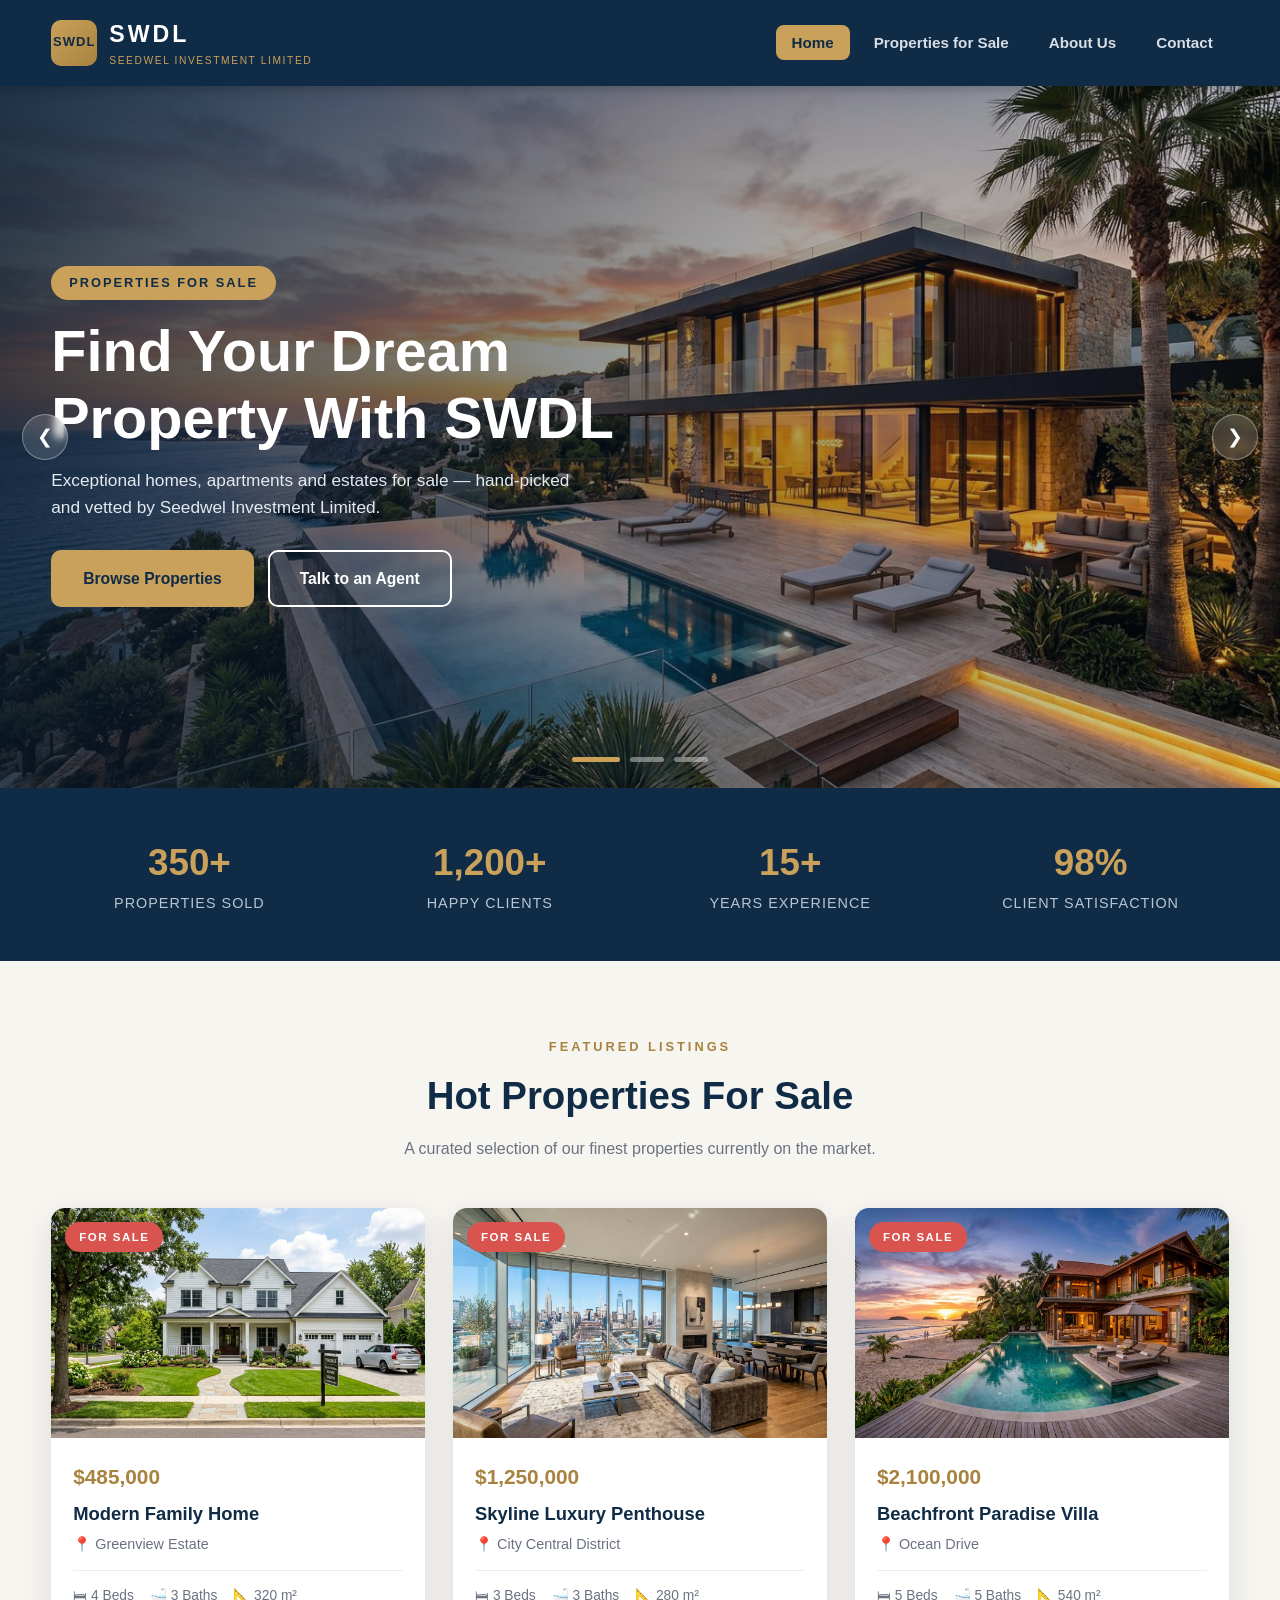
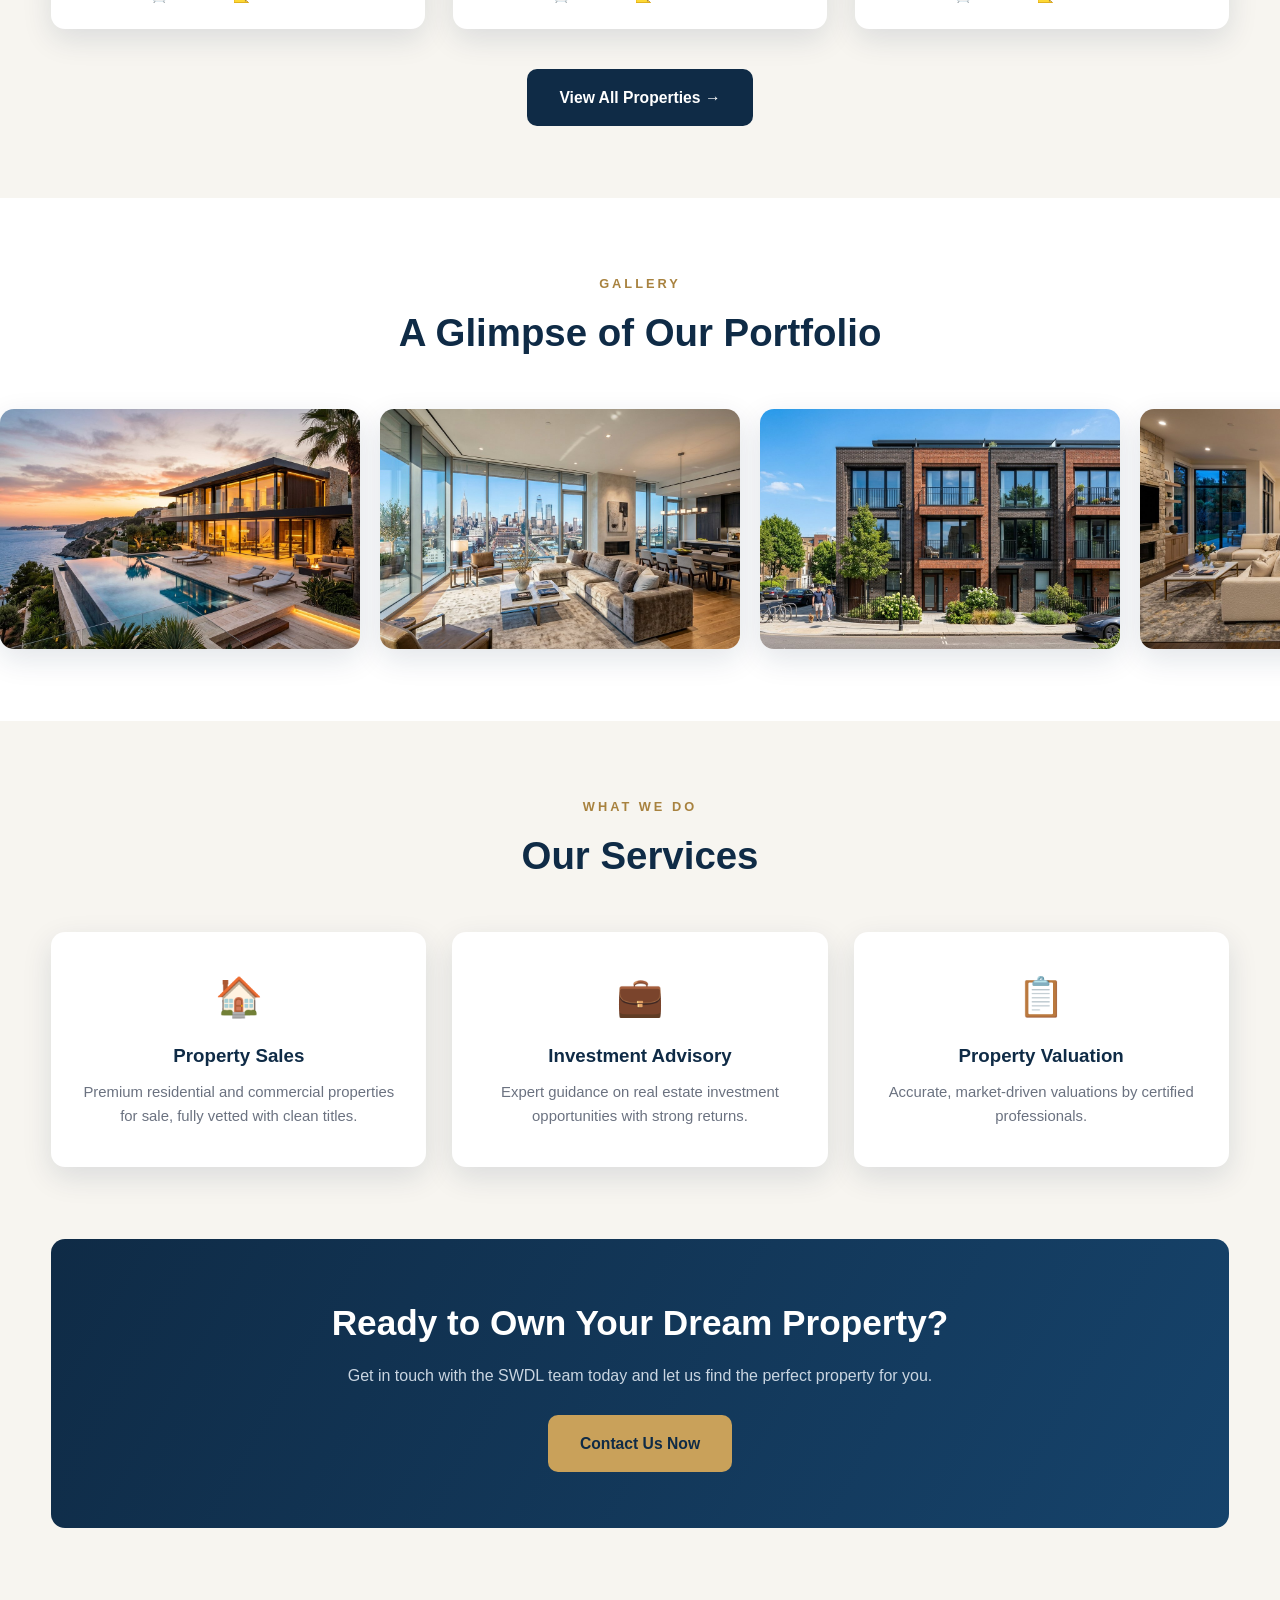
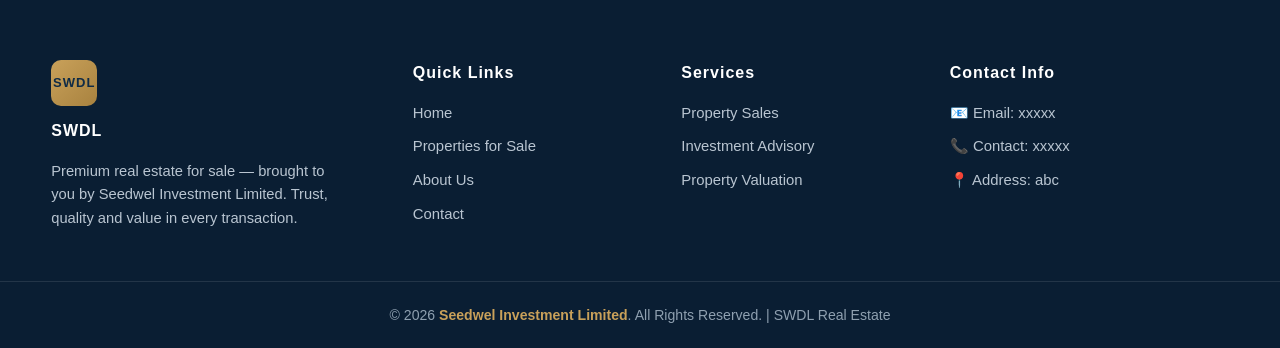
<file: index.html>
<!DOCTYPE html>
<html lang="en">
<head>
  <meta charset="UTF-8" />
  <meta name="viewport" content="width=device-width, initial-scale=1.0" />
  <title>SWDL — Premium Real Estate | Seedwel Investment Limited</title>
  <meta name="description" content="SWDL — premium properties for sale. A brand of Seedwel Investment Limited." />
  <link rel="stylesheet" href="css/style.css" />
</head>
<body>

  <!-- NAVBAR -->
  <header class="navbar">
    <div class="container nav-inner">
      <a href="index.html" class="brand">
        <span class="brand-logo">SWDL</span>
        <span>
          <div class="brand-name">SWDL</div>
          <div class="brand-sub">Seedwel Investment Limited</div>
        </span>
      </a>
      <button class="nav-toggle" aria-label="Menu">☰</button>
      <ul class="nav-links">
        <li><a href="index.html" class="active">Home</a></li>
        <li><a href="properties.html">Properties for Sale</a></li>
        <li><a href="about.html">About Us</a></li>
        <li><a href="contact.html">Contact</a></li>
      </ul>
    </div>
  </header>

  <!-- HERO SLIDER (auto-playing) -->
  <section class="hero">
    <div class="slide active" style="background-image:url('images/hero1.jpg')"></div>
    <div class="slide" style="background-image:url('images/hero2.jpg')"></div>
    <div class="slide" style="background-image:url('images/hero3.jpg')"></div>

    <div class="hero-content">
      <span class="hero-badge">Properties For Sale</span>
      <h1>Find Your Dream Property With SWDL</h1>
      <p>Exceptional homes, apartments and estates for sale — hand-picked and vetted by Seedwel Investment Limited.</p>
      <div class="hero-cta">
        <a href="properties.html" class="btn btn-gold">Browse Properties</a>
        <a href="contact.html" class="btn btn-outline">Talk to an Agent</a>
      </div>
    </div>

    <button class="hero-arrow prev" aria-label="Previous slide">❮</button>
    <button class="hero-arrow next" aria-label="Next slide">❯</button>
    <div class="hero-dots"></div>
  </section>

  <!-- STATS -->
  <div class="stats">
    <div class="container stats-grid">
      <div class="stat"><h3>350+</h3><p>Properties Sold</p></div>
      <div class="stat"><h3>1,200+</h3><p>Happy Clients</p></div>
      <div class="stat"><h3>15+</h3><p>Years Experience</p></div>
      <div class="stat"><h3>98%</h3><p>Client Satisfaction</p></div>
    </div>
  </div>

  <!-- FEATURED PROPERTIES -->
  <section>
    <div class="container">
      <div class="section-head">
        <span class="eyebrow">Featured Listings</span>
        <h2>Hot Properties For Sale</h2>
        <p>A curated selection of our finest properties currently on the market.</p>
      </div>
      <div class="grid-3">
        <div class="card">
          <div class="card-img"><span class="tag sale">For Sale</span><img src="images/prop1.jpg" alt="Modern family home for sale" /></div>
          <div class="card-body">
            <div class="price">$485,000</div>
            <h3>Modern Family Home</h3>
            <div class="loc">📍 Greenview Estate</div>
            <div class="features"><span>🛏 4 Beds</span><span>🛁 3 Baths</span><span>📐 320 m²</span></div>
          </div>
        </div>
        <div class="card">
          <div class="card-img"><span class="tag sale">For Sale</span><img src="images/prop2.jpg" alt="Luxury penthouse for sale" /></div>
          <div class="card-body">
            <div class="price">$1,250,000</div>
            <h3>Skyline Luxury Penthouse</h3>
            <div class="loc">📍 City Central District</div>
            <div class="features"><span>🛏 3 Beds</span><span>🛁 3 Baths</span><span>📐 280 m²</span></div>
          </div>
        </div>
        <div class="card">
          <div class="card-img"><span class="tag sale">For Sale</span><img src="images/prop3.jpg" alt="Beachfront villa for sale" /></div>
          <div class="card-body">
            <div class="price">$2,100,000</div>
            <h3>Beachfront Paradise Villa</h3>
            <div class="loc">📍 Ocean Drive</div>
            <div class="features"><span>🛏 5 Beds</span><span>🛁 5 Baths</span><span>📐 540 m²</span></div>
          </div>
        </div>
      </div>
      <div style="text-align:center; margin-top:40px;">
        <a href="properties.html" class="btn btn-navy">View All Properties →</a>
      </div>
    </div>
  </section>

  <!-- AUTO-SCROLLING GALLERY -->
  <section class="marquee-section">
    <div class="section-head">
      <span class="eyebrow">Gallery</span>
      <h2>A Glimpse of Our Portfolio</h2>
    </div>
    <div class="marquee">
      <img src="images/hero1.jpg" alt="Luxury villa" />
      <img src="images/prop2.jpg" alt="Penthouse interior" />
      <img src="images/prop4.jpg" alt="Townhouses" />
      <img src="images/prop5.jpg" alt="Luxury kitchen" />
      <img src="images/prop6.jpg" alt="Countryside estate" />
      <img src="images/hero2.jpg" alt="Contemporary mansion" />
      <!-- duplicated for seamless loop -->
      <img src="images/hero1.jpg" alt="" aria-hidden="true" />
      <img src="images/prop2.jpg" alt="" aria-hidden="true" />
      <img src="images/prop4.jpg" alt="" aria-hidden="true" />
      <img src="images/prop5.jpg" alt="" aria-hidden="true" />
      <img src="images/prop6.jpg" alt="" aria-hidden="true" />
      <img src="images/hero2.jpg" alt="" aria-hidden="true" />
    </div>
  </section>

  <!-- SERVICES -->
  <section>
    <div class="container">
      <div class="section-head">
        <span class="eyebrow">What We Do</span>
        <h2>Our Services</h2>
      </div>
      <div class="services-grid">
        <div class="service"><div class="icon">🏠</div><h3>Property Sales</h3><p>Premium residential and commercial properties for sale, fully vetted with clean titles.</p></div>
        <div class="service"><div class="icon">💼</div><h3>Investment Advisory</h3><p>Expert guidance on real estate investment opportunities with strong returns.</p></div>
        <div class="service"><div class="icon">📋</div><h3>Property Valuation</h3><p>Accurate, market-driven valuations by certified professionals.</p></div>
      </div>
    </div>
  </section>

  <!-- CTA -->
  <section style="padding-top:0;">
    <div class="container">
      <div class="cta-band">
        <h2>Ready to Own Your Dream Property?</h2>
        <p>Get in touch with the SWDL team today and let us find the perfect property for you.</p>
        <a href="contact.html" class="btn btn-gold">Contact Us Now</a>
      </div>
    </div>
  </section>

  <!-- FOOTER -->
  <footer>
    <div class="container footer-grid">
      <div class="footer-brand">
        <span class="brand-logo">SWDL</span>
        <h4>SWDL</h4>
        <p>Premium real estate for sale — brought to you by Seedwel Investment Limited. Trust, quality and value in every transaction.</p>
      </div>
      <div>
        <h4>Quick Links</h4>
        <ul>
          <li><a href="index.html">Home</a></li>
          <li><a href="properties.html">Properties for Sale</a></li>
          <li><a href="about.html">About Us</a></li>
          <li><a href="contact.html">Contact</a></li>
        </ul>
      </div>
      <div>
        <h4>Services</h4>
        <ul>
          <li>Property Sales</li>
          <li>Investment Advisory</li>
          <li>Property Valuation</li>
        </ul>
      </div>
      <div>
        <h4>Contact Info</h4>
        <ul>
          <li>📧 Email: xxxxx</li>
          <li>📞 Contact: xxxxx</li>
          <li>📍 Address: abc</li>
        </ul>
      </div>
    </div>
    <div class="copyright">
      © <span class="year"></span> <strong>Seedwel Investment Limited</strong>. All Rights Reserved. | SWDL Real Estate
    </div>
  </footer>

  <script src="js/main.js"></script>
</body>
</html>
</file>
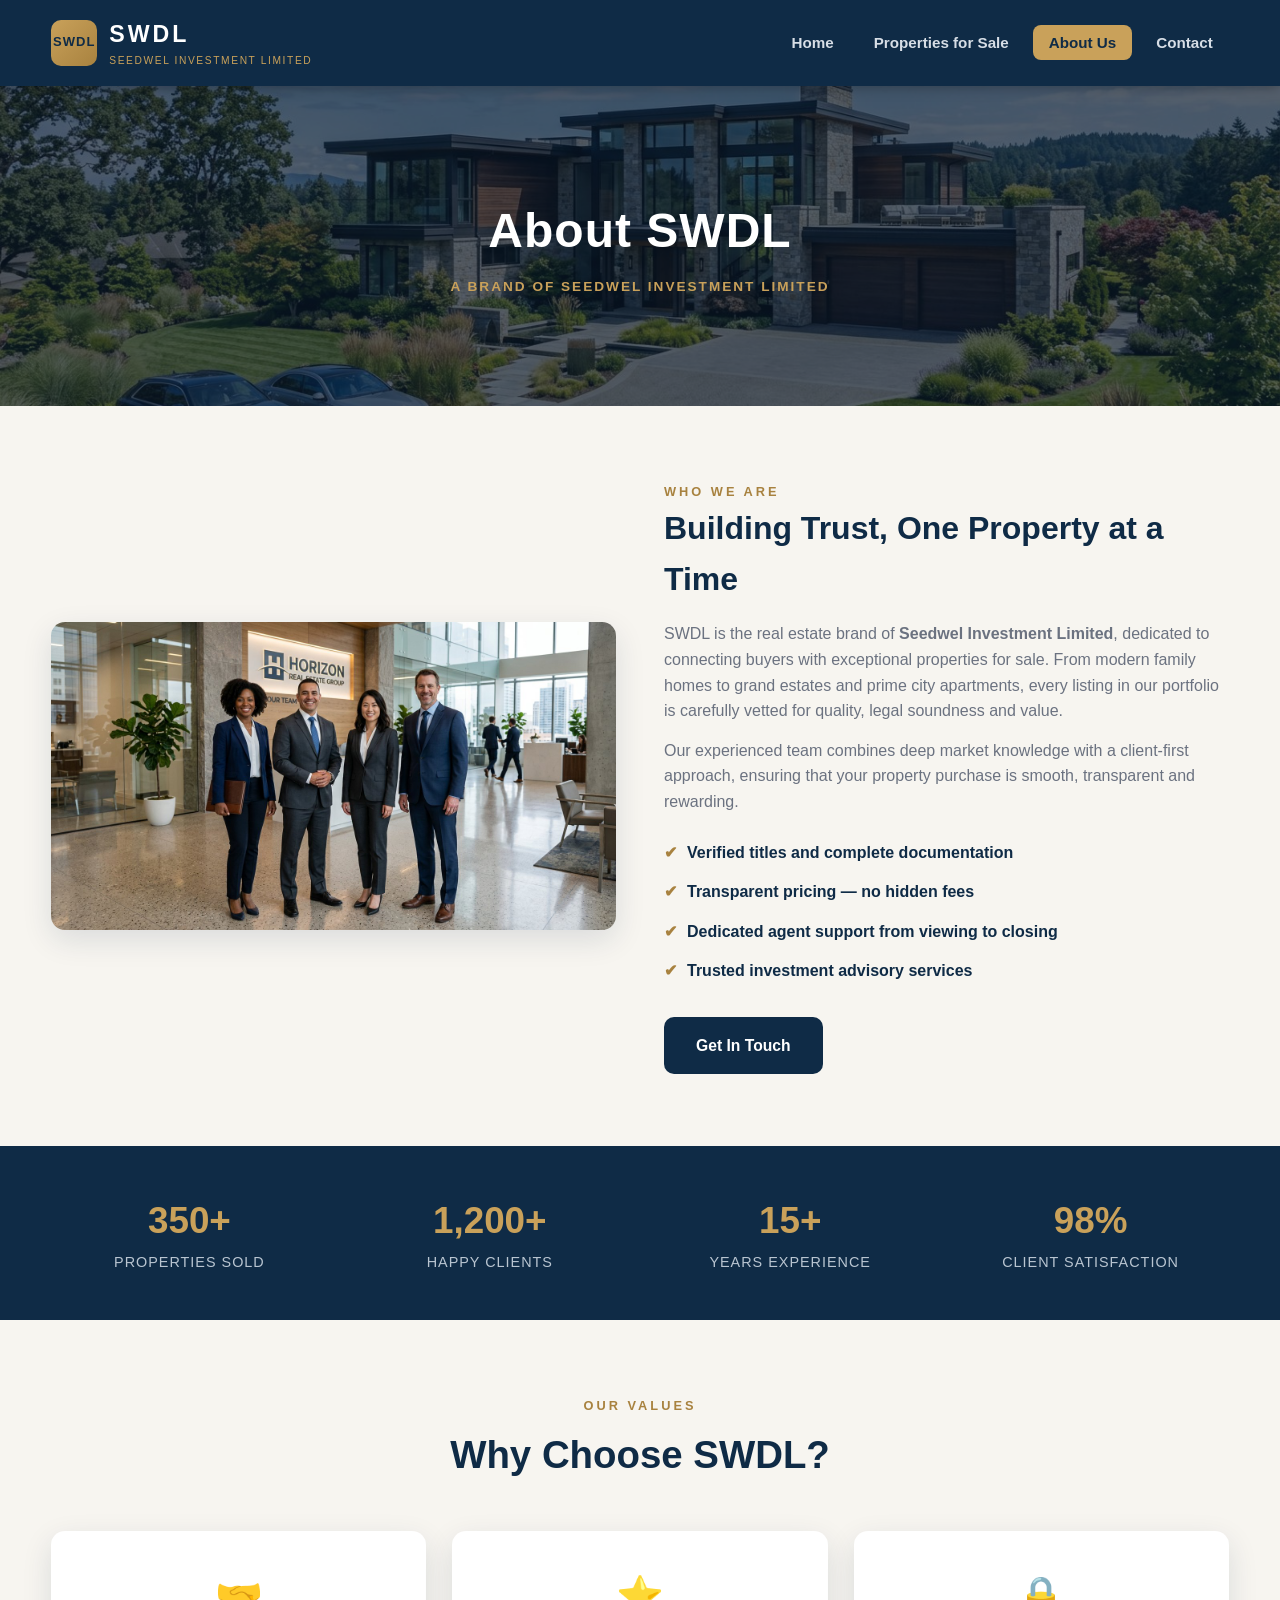
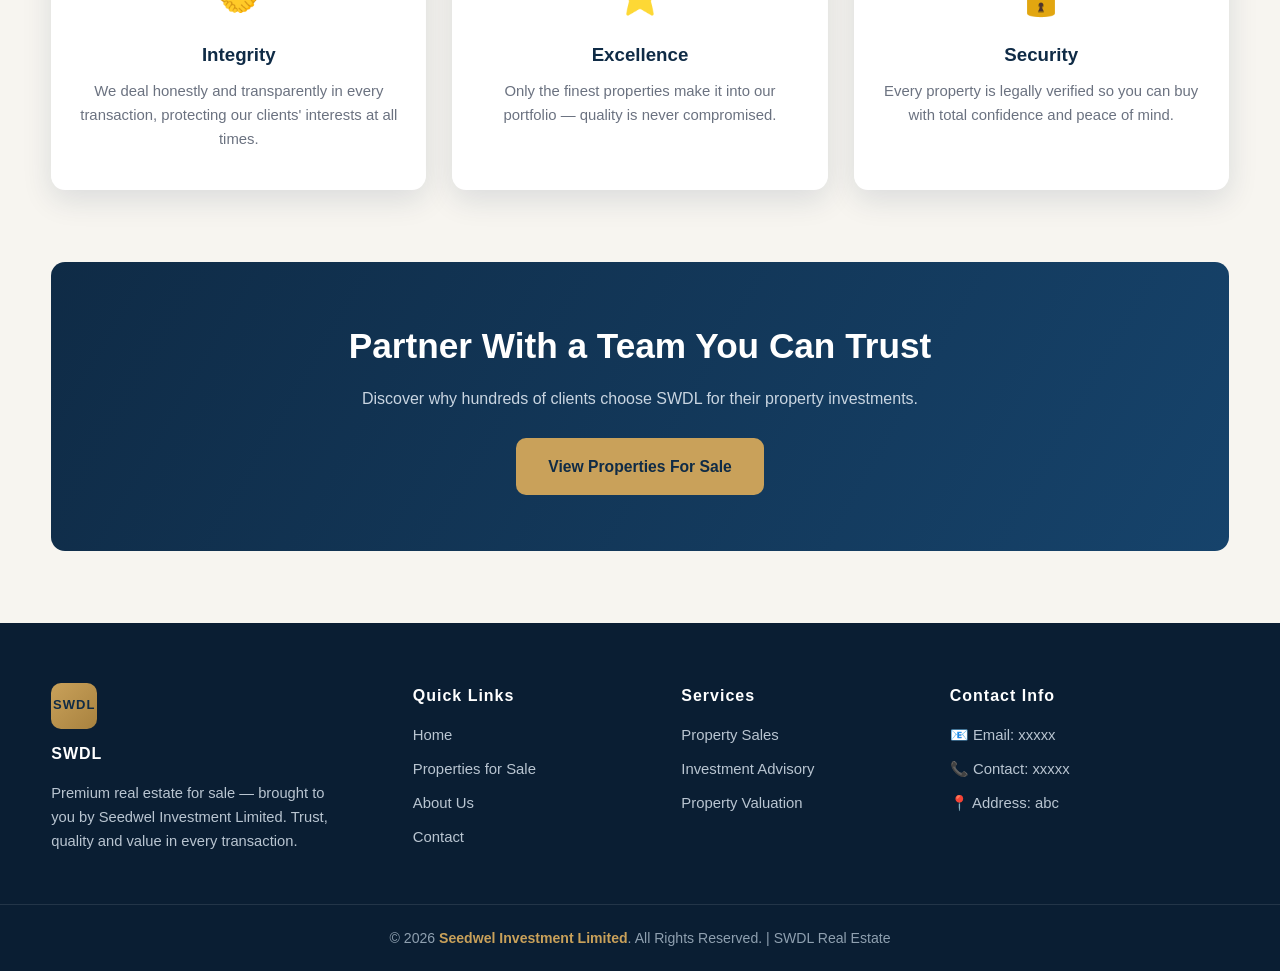
<file: about.html>
<!DOCTYPE html>
<html lang="en">
<head>
  <meta charset="UTF-8" />
  <meta name="viewport" content="width=device-width, initial-scale=1.0" />
  <title>About Us — SWDL | Seedwel Investment Limited</title>
  <link rel="stylesheet" href="css/style.css" />
</head>
<body>

  <header class="navbar">
    <div class="container nav-inner">
      <a href="index.html" class="brand">
        <span class="brand-logo">SWDL</span>
        <span>
          <div class="brand-name">SWDL</div>
          <div class="brand-sub">Seedwel Investment Limited</div>
        </span>
      </a>
      <button class="nav-toggle" aria-label="Menu">☰</button>
      <ul class="nav-links">
        <li><a href="index.html">Home</a></li>
        <li><a href="properties.html">Properties for Sale</a></li>
        <li><a href="about.html" class="active">About Us</a></li>
        <li><a href="contact.html">Contact</a></li>
      </ul>
    </div>
  </header>

  <div class="page-header" style="background-image:url('images/hero2.jpg')">
    <div>
      <h1>About SWDL</h1>
      <p>A Brand of Seedwel Investment Limited</p>
    </div>
  </div>

  <section>
    <div class="container split">
      <img src="images/about.jpg" alt="The SWDL team" />
      <div>
        <span class="eyebrow" style="color:var(--accent-dark);font-weight:800;letter-spacing:3px;text-transform:uppercase;font-size:.8rem;">Who We Are</span>
        <h2>Building Trust, One Property at a Time</h2>
        <p>SWDL is the real estate brand of <strong>Seedwel Investment Limited</strong>, dedicated to connecting buyers with exceptional properties for sale. From modern family homes to grand estates and prime city apartments, every listing in our portfolio is carefully vetted for quality, legal soundness and value.</p>
        <p>Our experienced team combines deep market knowledge with a client-first approach, ensuring that your property purchase is smooth, transparent and rewarding.</p>
        <ul class="checklist">
          <li>Verified titles and complete documentation</li>
          <li>Transparent pricing — no hidden fees</li>
          <li>Dedicated agent support from viewing to closing</li>
          <li>Trusted investment advisory services</li>
        </ul>
        <a href="contact.html" class="btn btn-navy">Get In Touch</a>
      </div>
    </div>
  </section>

  <div class="stats">
    <div class="container stats-grid">
      <div class="stat"><h3>350+</h3><p>Properties Sold</p></div>
      <div class="stat"><h3>1,200+</h3><p>Happy Clients</p></div>
      <div class="stat"><h3>15+</h3><p>Years Experience</p></div>
      <div class="stat"><h3>98%</h3><p>Client Satisfaction</p></div>
    </div>
  </div>

  <section>
    <div class="container">
      <div class="section-head">
        <span class="eyebrow">Our Values</span>
        <h2>Why Choose SWDL?</h2>
      </div>
      <div class="services-grid">
        <div class="service"><div class="icon">🤝</div><h3>Integrity</h3><p>We deal honestly and transparently in every transaction, protecting our clients' interests at all times.</p></div>
        <div class="service"><div class="icon">⭐</div><h3>Excellence</h3><p>Only the finest properties make it into our portfolio — quality is never compromised.</p></div>
        <div class="service"><div class="icon">🔒</div><h3>Security</h3><p>Every property is legally verified so you can buy with total confidence and peace of mind.</p></div>
      </div>
    </div>
  </section>

  <section style="padding-top:0;">
    <div class="container">
      <div class="cta-band">
        <h2>Partner With a Team You Can Trust</h2>
        <p>Discover why hundreds of clients choose SWDL for their property investments.</p>
        <a href="properties.html" class="btn btn-gold">View Properties For Sale</a>
      </div>
    </div>
  </section>

  <footer>
    <div class="container footer-grid">
      <div class="footer-brand">
        <span class="brand-logo">SWDL</span>
        <h4>SWDL</h4>
        <p>Premium real estate for sale — brought to you by Seedwel Investment Limited. Trust, quality and value in every transaction.</p>
      </div>
      <div>
        <h4>Quick Links</h4>
        <ul>
          <li><a href="index.html">Home</a></li>
          <li><a href="properties.html">Properties for Sale</a></li>
          <li><a href="about.html">About Us</a></li>
          <li><a href="contact.html">Contact</a></li>
        </ul>
      </div>
      <div>
        <h4>Services</h4>
        <ul>
          <li>Property Sales</li>
          <li>Investment Advisory</li>
          <li>Property Valuation</li>
        </ul>
      </div>
      <div>
        <h4>Contact Info</h4>
        <ul>
          <li>📧 Email: xxxxx</li>
          <li>📞 Contact: xxxxx</li>
          <li>📍 Address: abc</li>
        </ul>
      </div>
    </div>
    <div class="copyright">
      © <span class="year"></span> <strong>Seedwel Investment Limited</strong>. All Rights Reserved. | SWDL Real Estate
    </div>
  </footer>

  <script src="js/main.js"></script>
</body>
</html>
</file>
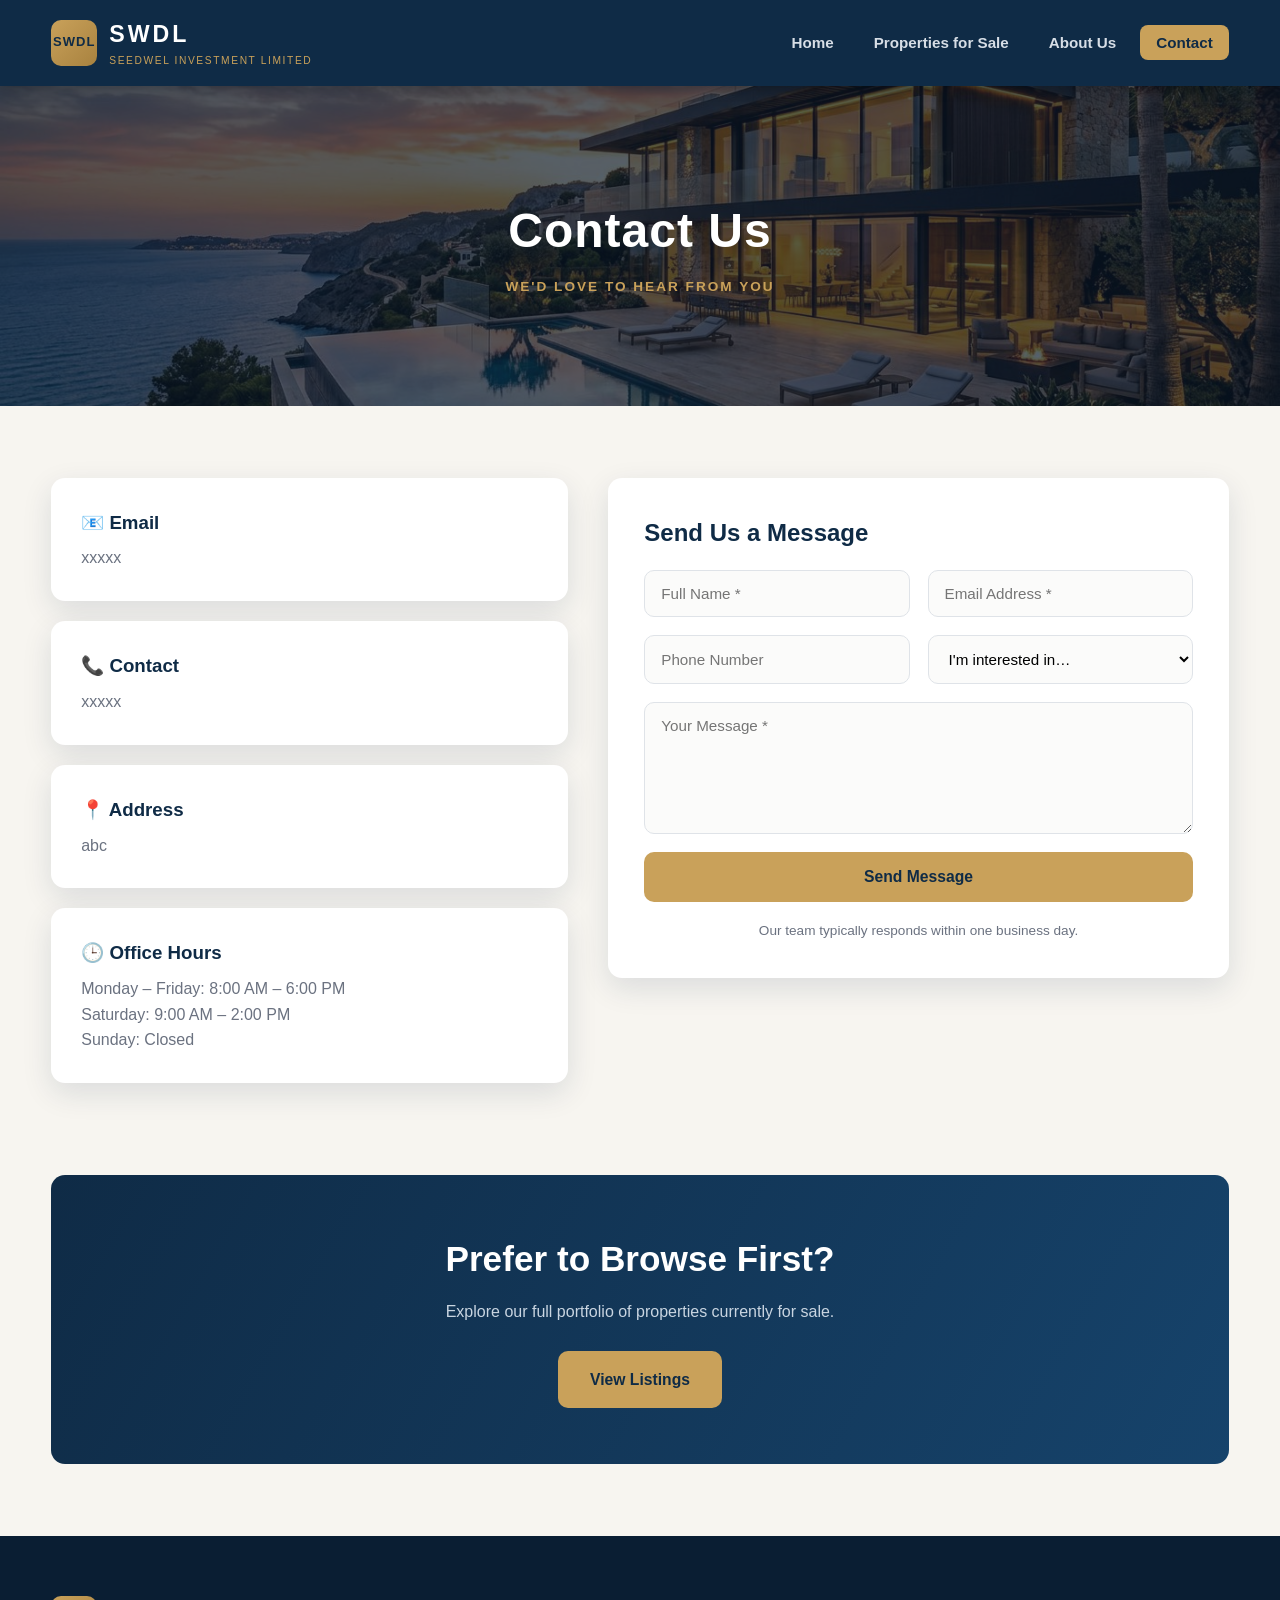
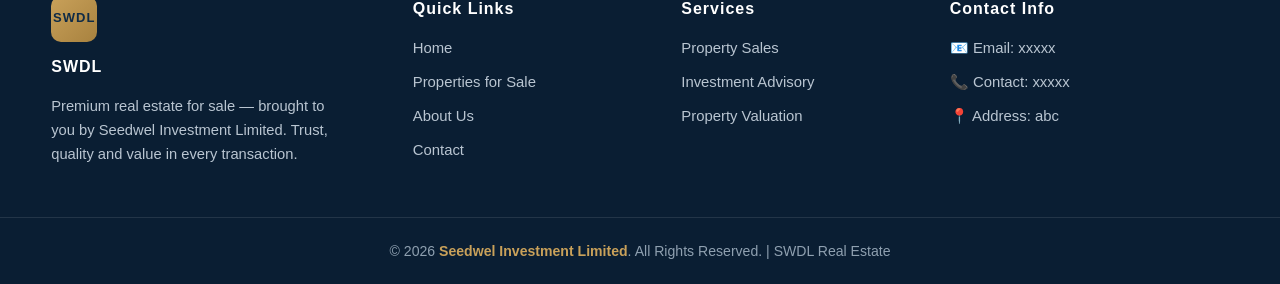
<file: contact.html>
<!DOCTYPE html>
<html lang="en">
<head>
  <meta charset="UTF-8" />
  <meta name="viewport" content="width=device-width, initial-scale=1.0" />
  <title>Contact Us — SWDL | Seedwel Investment Limited</title>
  <link rel="stylesheet" href="css/style.css" />
</head>
<body>

  <header class="navbar">
    <div class="container nav-inner">
      <a href="index.html" class="brand">
        <span class="brand-logo">SWDL</span>
        <span>
          <div class="brand-name">SWDL</div>
          <div class="brand-sub">Seedwel Investment Limited</div>
        </span>
      </a>
      <button class="nav-toggle" aria-label="Menu">☰</button>
      <ul class="nav-links">
        <li><a href="index.html">Home</a></li>
        <li><a href="properties.html">Properties for Sale</a></li>
        <li><a href="about.html">About Us</a></li>
        <li><a href="contact.html" class="active">Contact</a></li>
      </ul>
    </div>
  </header>

  <div class="page-header" style="background-image:url('images/hero1.jpg')">
    <div>
      <h1>Contact Us</h1>
      <p>We'd Love to Hear From You</p>
    </div>
  </div>

  <section>
    <div class="container contact-grid">
      <div>
        <div class="info-card">
          <h3>📧 Email</h3>
          <p>xxxxx</p>
        </div>
        <div class="info-card">
          <h3>📞 Contact</h3>
          <p>xxxxx</p>
        </div>
        <div class="info-card">
          <h3>📍 Address</h3>
          <p>abc</p>
        </div>
        <div class="info-card">
          <h3>🕒 Office Hours</h3>
          <p>Monday – Friday: 8:00 AM – 6:00 PM<br />Saturday: 9:00 AM – 2:00 PM<br />Sunday: Closed</p>
        </div>
      </div>

      <form class="contact-form">
        <h2 style="color:var(--primary);">Send Us a Message</h2>
        <div class="form-row">
          <input type="text" placeholder="Full Name *" required />
          <input type="email" placeholder="Email Address *" required />
        </div>
        <div class="form-row">
          <input type="tel" placeholder="Phone Number" />
          <select required>
            <option value="" disabled selected>I'm interested in…</option>
            <option>Buying a property</option>
            <option>Booking a viewing</option>
            <option>Investment advisory</option>
            <option>Property valuation</option>
            <option>Other</option>
          </select>
        </div>
        <textarea rows="6" placeholder="Your Message *" required></textarea>
        <button type="submit" class="btn btn-gold">Send Message</button>
        <p class="form-note">Our team typically responds within one business day.</p>
      </form>
    </div>
  </section>

  <section style="padding-top:0;">
    <div class="container">
      <div class="cta-band">
        <h2>Prefer to Browse First?</h2>
        <p>Explore our full portfolio of properties currently for sale.</p>
        <a href="properties.html" class="btn btn-gold">View Listings</a>
      </div>
    </div>
  </section>

  <footer>
    <div class="container footer-grid">
      <div class="footer-brand">
        <span class="brand-logo">SWDL</span>
        <h4>SWDL</h4>
        <p>Premium real estate for sale — brought to you by Seedwel Investment Limited. Trust, quality and value in every transaction.</p>
      </div>
      <div>
        <h4>Quick Links</h4>
        <ul>
          <li><a href="index.html">Home</a></li>
          <li><a href="properties.html">Properties for Sale</a></li>
          <li><a href="about.html">About Us</a></li>
          <li><a href="contact.html">Contact</a></li>
        </ul>
      </div>
      <div>
        <h4>Services</h4>
        <ul>
          <li>Property Sales</li>
          <li>Investment Advisory</li>
          <li>Property Valuation</li>
        </ul>
      </div>
      <div>
        <h4>Contact Info</h4>
        <ul>
          <li>📧 Email: xxxxx</li>
          <li>📞 Contact: xxxxx</li>
          <li>📍 Address: abc</li>
        </ul>
      </div>
    </div>
    <div class="copyright">
      © <span class="year"></span> <strong>Seedwel Investment Limited</strong>. All Rights Reserved. | SWDL Real Estate
    </div>
  </footer>

  <script src="js/main.js"></script>
</body>
</html>
</file>
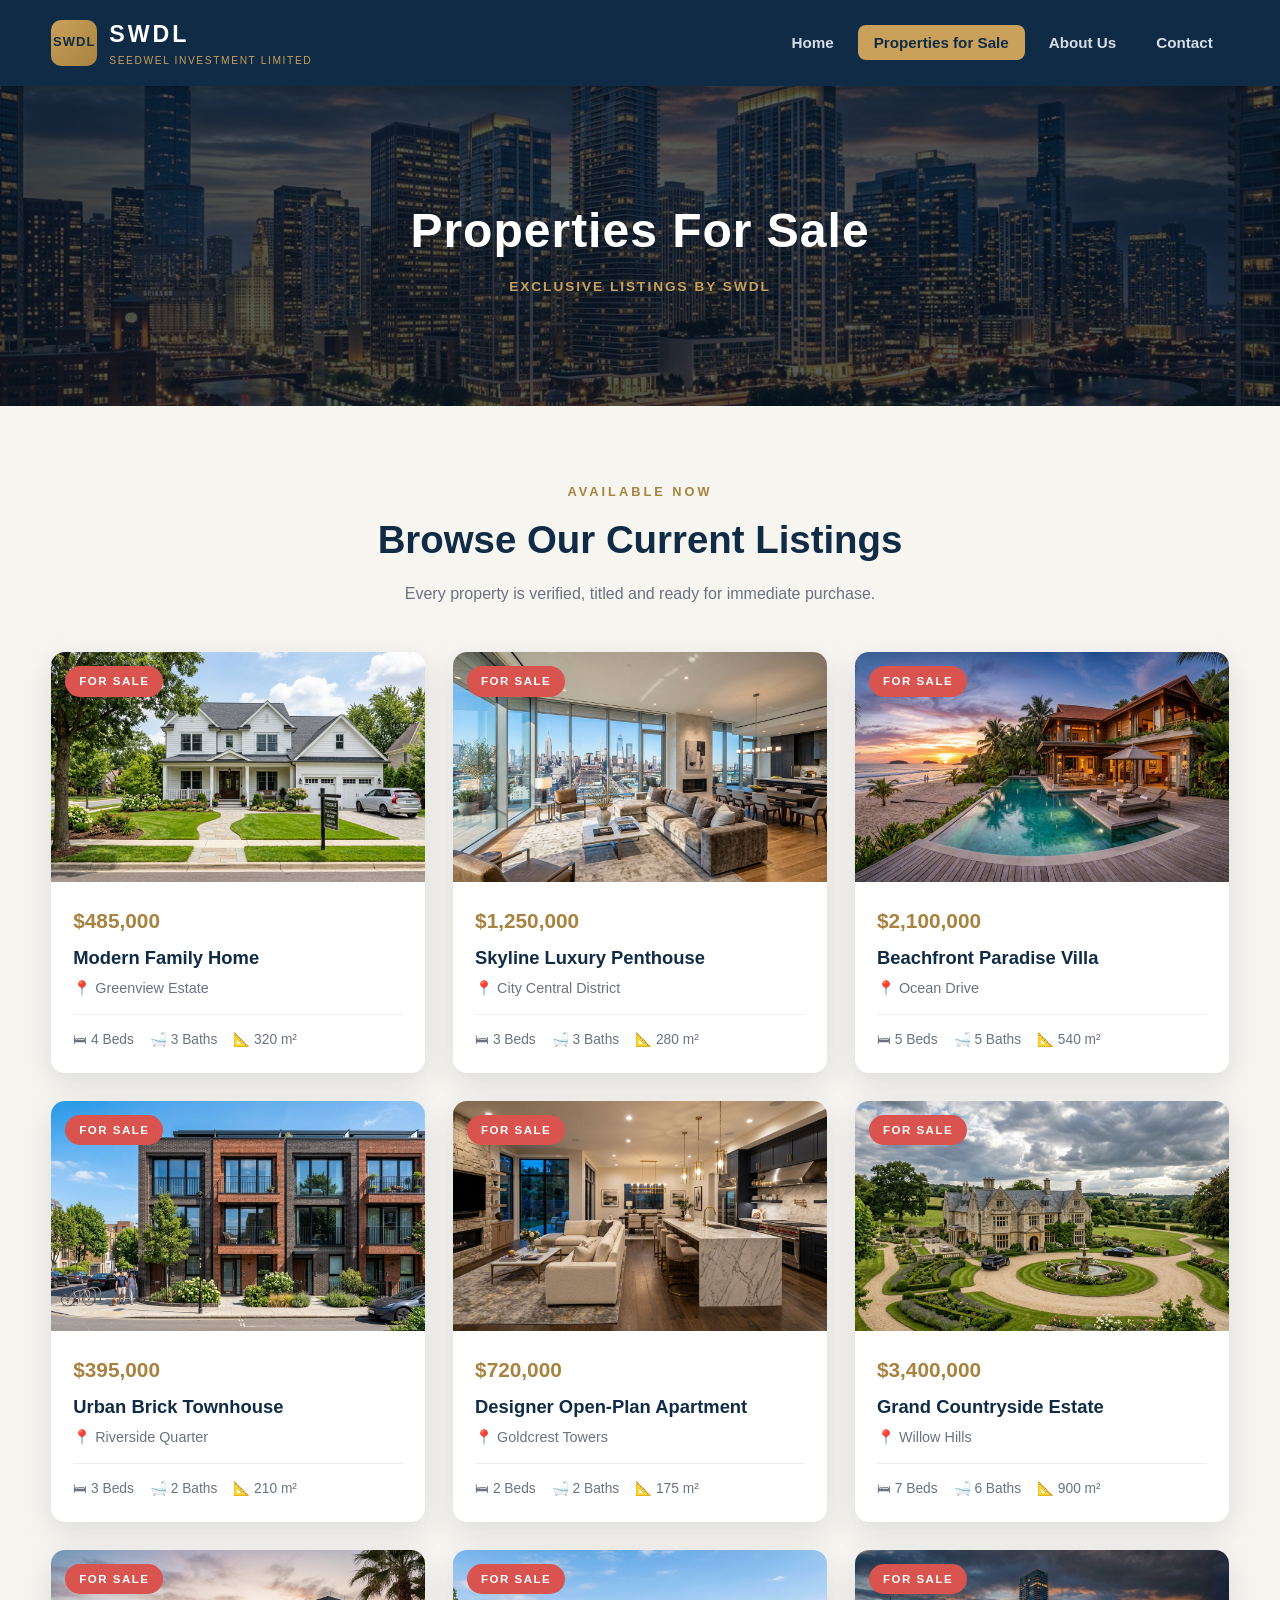
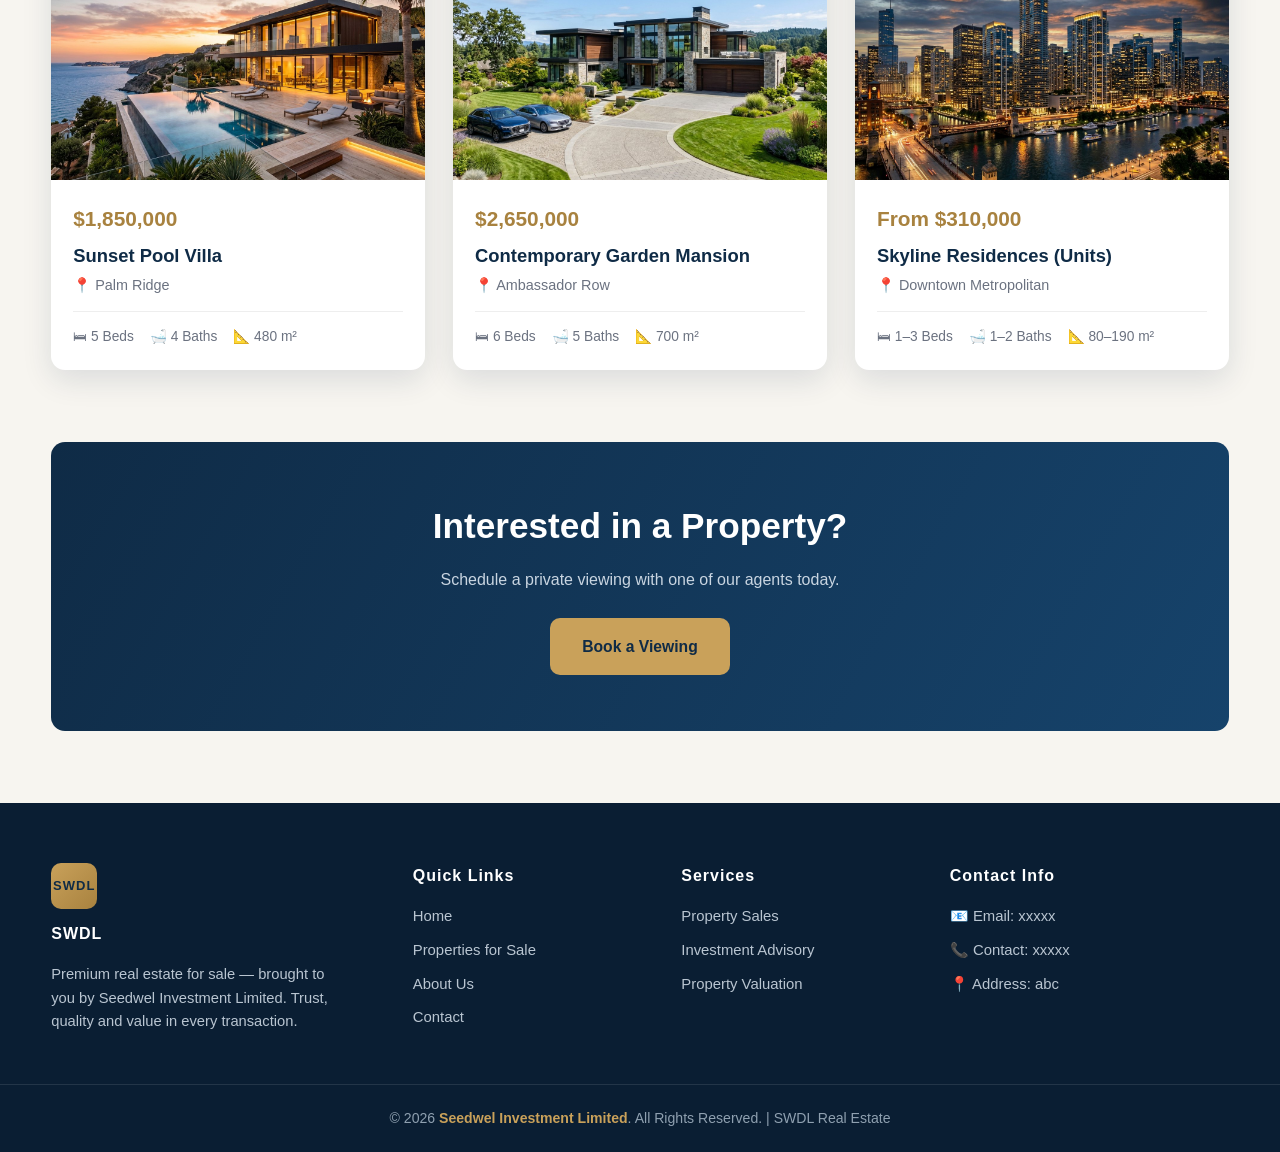
<file: properties.html>
<!DOCTYPE html>
<html lang="en">
<head>
  <meta charset="UTF-8" />
  <meta name="viewport" content="width=device-width, initial-scale=1.0" />
  <title>Properties For Sale — SWDL | Seedwel Investment Limited</title>
  <link rel="stylesheet" href="css/style.css" />
</head>
<body>

  <header class="navbar">
    <div class="container nav-inner">
      <a href="index.html" class="brand">
        <span class="brand-logo">SWDL</span>
        <span>
          <div class="brand-name">SWDL</div>
          <div class="brand-sub">Seedwel Investment Limited</div>
        </span>
      </a>
      <button class="nav-toggle" aria-label="Menu">☰</button>
      <ul class="nav-links">
        <li><a href="index.html">Home</a></li>
        <li><a href="properties.html" class="active">Properties for Sale</a></li>
        <li><a href="about.html">About Us</a></li>
        <li><a href="contact.html">Contact</a></li>
      </ul>
    </div>
  </header>

  <div class="page-header" style="background-image:url('images/hero3.jpg')">
    <div>
      <h1>Properties For Sale</h1>
      <p>Exclusive Listings by SWDL</p>
    </div>
  </div>

  <section>
    <div class="container">
      <div class="section-head">
        <span class="eyebrow">Available Now</span>
        <h2>Browse Our Current Listings</h2>
        <p>Every property is verified, titled and ready for immediate purchase.</p>
      </div>
      <div class="grid-3">
        <div class="card">
          <div class="card-img"><span class="tag sale">For Sale</span><img src="images/prop1.jpg" alt="Modern family home" /></div>
          <div class="card-body">
            <div class="price">$485,000</div>
            <h3>Modern Family Home</h3>
            <div class="loc">📍 Greenview Estate</div>
            <div class="features"><span>🛏 4 Beds</span><span>🛁 3 Baths</span><span>📐 320 m²</span></div>
          </div>
        </div>
        <div class="card">
          <div class="card-img"><span class="tag sale">For Sale</span><img src="images/prop2.jpg" alt="Luxury penthouse" /></div>
          <div class="card-body">
            <div class="price">$1,250,000</div>
            <h3>Skyline Luxury Penthouse</h3>
            <div class="loc">📍 City Central District</div>
            <div class="features"><span>🛏 3 Beds</span><span>🛁 3 Baths</span><span>📐 280 m²</span></div>
          </div>
        </div>
        <div class="card">
          <div class="card-img"><span class="tag sale">For Sale</span><img src="images/prop3.jpg" alt="Beachfront villa" /></div>
          <div class="card-body">
            <div class="price">$2,100,000</div>
            <h3>Beachfront Paradise Villa</h3>
            <div class="loc">📍 Ocean Drive</div>
            <div class="features"><span>🛏 5 Beds</span><span>🛁 5 Baths</span><span>📐 540 m²</span></div>
          </div>
        </div>
        <div class="card">
          <div class="card-img"><span class="tag sale">For Sale</span><img src="images/prop4.jpg" alt="Urban townhouse" /></div>
          <div class="card-body">
            <div class="price">$395,000</div>
            <h3>Urban Brick Townhouse</h3>
            <div class="loc">📍 Riverside Quarter</div>
            <div class="features"><span>🛏 3 Beds</span><span>🛁 2 Baths</span><span>📐 210 m²</span></div>
          </div>
        </div>
        <div class="card">
          <div class="card-img"><span class="tag sale">For Sale</span><img src="images/prop5.jpg" alt="Designer apartment" /></div>
          <div class="card-body">
            <div class="price">$720,000</div>
            <h3>Designer Open-Plan Apartment</h3>
            <div class="loc">📍 Goldcrest Towers</div>
            <div class="features"><span>🛏 2 Beds</span><span>🛁 2 Baths</span><span>📐 175 m²</span></div>
          </div>
        </div>
        <div class="card">
          <div class="card-img"><span class="tag sale">For Sale</span><img src="images/prop6.jpg" alt="Countryside estate" /></div>
          <div class="card-body">
            <div class="price">$3,400,000</div>
            <h3>Grand Countryside Estate</h3>
            <div class="loc">📍 Willow Hills</div>
            <div class="features"><span>🛏 7 Beds</span><span>🛁 6 Baths</span><span>📐 900 m²</span></div>
          </div>
        </div>
        <div class="card">
          <div class="card-img"><span class="tag sale">For Sale</span><img src="images/hero1.jpg" alt="Golden hour villa" /></div>
          <div class="card-body">
            <div class="price">$1,850,000</div>
            <h3>Sunset Pool Villa</h3>
            <div class="loc">📍 Palm Ridge</div>
            <div class="features"><span>🛏 5 Beds</span><span>🛁 4 Baths</span><span>📐 480 m²</span></div>
          </div>
        </div>
        <div class="card">
          <div class="card-img"><span class="tag sale">For Sale</span><img src="images/hero2.jpg" alt="Contemporary mansion" /></div>
          <div class="card-body">
            <div class="price">$2,650,000</div>
            <h3>Contemporary Garden Mansion</h3>
            <div class="loc">📍 Ambassador Row</div>
            <div class="features"><span>🛏 6 Beds</span><span>🛁 5 Baths</span><span>📐 700 m²</span></div>
          </div>
        </div>
        <div class="card">
          <div class="card-img"><span class="tag sale">For Sale</span><img src="images/hero3.jpg" alt="City apartments" /></div>
          <div class="card-body">
            <div class="price">From $310,000</div>
            <h3>Skyline Residences (Units)</h3>
            <div class="loc">📍 Downtown Metropolitan</div>
            <div class="features"><span>🛏 1–3 Beds</span><span>🛁 1–2 Baths</span><span>📐 80–190 m²</span></div>
          </div>
        </div>
      </div>
    </div>
  </section>

  <section style="padding-top:0;">
    <div class="container">
      <div class="cta-band">
        <h2>Interested in a Property?</h2>
        <p>Schedule a private viewing with one of our agents today.</p>
        <a href="contact.html" class="btn btn-gold">Book a Viewing</a>
      </div>
    </div>
  </section>

  <footer>
    <div class="container footer-grid">
      <div class="footer-brand">
        <span class="brand-logo">SWDL</span>
        <h4>SWDL</h4>
        <p>Premium real estate for sale — brought to you by Seedwel Investment Limited. Trust, quality and value in every transaction.</p>
      </div>
      <div>
        <h4>Quick Links</h4>
        <ul>
          <li><a href="index.html">Home</a></li>
          <li><a href="properties.html">Properties for Sale</a></li>
          <li><a href="about.html">About Us</a></li>
          <li><a href="contact.html">Contact</a></li>
        </ul>
      </div>
      <div>
        <h4>Services</h4>
        <ul>
          <li>Property Sales</li>
          <li>Investment Advisory</li>
          <li>Property Valuation</li>
        </ul>
      </div>
      <div>
        <h4>Contact Info</h4>
        <ul>
          <li>📧 Email: xxxxx</li>
          <li>📞 Contact: xxxxx</li>
          <li>📍 Address: abc</li>
        </ul>
      </div>
    </div>
    <div class="copyright">
      © <span class="year"></span> <strong>Seedwel Investment Limited</strong>. All Rights Reserved. | SWDL Real Estate
    </div>
  </footer>

  <script src="js/main.js"></script>
</body>
</html>
</file>
<file: css/style.css>
/* SWDL Real Estate — © Seedwel Investment Limited */
:root {
  --primary: #0f2b46;
  --accent: #c9a15a;
  --accent-dark: #a8823f;
  --light: #f7f5f0;
  --text: #2b2b2b;
  --muted: #6b7280;
  --white: #ffffff;
  --shadow: 0 10px 30px rgba(15, 43, 70, 0.12);
  --radius: 14px;
}

* { margin: 0; padding: 0; box-sizing: border-box; }
html { scroll-behavior: smooth; }
body {
  font-family: 'Segoe UI', 'Helvetica Neue', Arial, sans-serif;
  color: var(--text);
  background: var(--light);
  line-height: 1.6;
}
img { max-width: 100%; display: block; }
a { text-decoration: none; color: inherit; }
.container { width: min(1180px, 92%); margin: 0 auto; }

/* ============ NAVBAR ============ */
.navbar {
  position: sticky;
  top: 0;
  z-index: 100;
  background: var(--primary);
  box-shadow: 0 2px 12px rgba(0,0,0,.25);
}
.nav-inner {
  display: flex;
  align-items: center;
  justify-content: space-between;
  padding: 16px 0;
}
.brand {
  display: flex;
  align-items: center;
  gap: 12px;
  color: var(--white);
}
.brand-logo {
  width: 46px;
  height: 46px;
  border-radius: 10px;
  background: linear-gradient(135deg, var(--accent), var(--accent-dark));
  display: grid;
  place-items: center;
  font-weight: 800;
  font-size: 13px;
  color: var(--primary);
  letter-spacing: 1px;
}
.brand-name { font-size: 1.45rem; font-weight: 800; letter-spacing: 3px; }
.brand-sub { font-size: .64rem; letter-spacing: 1.6px; color: var(--accent); text-transform: uppercase; }

.nav-links { display: flex; gap: 8px; list-style: none; align-items: center; }
.nav-links a {
  color: #d7dee6;
  padding: 9px 16px;
  border-radius: 8px;
  font-weight: 600;
  font-size: .95rem;
  transition: .25s;
}
.nav-links a:hover { color: var(--white); background: rgba(255,255,255,.08); }
.nav-links a.active { color: var(--primary); background: var(--accent); }
.nav-toggle {
  display: none;
  background: none;
  border: none;
  color: var(--white);
  font-size: 1.7rem;
  cursor: pointer;
}

/* ============ HERO SLIDER ============ */
.hero {
  position: relative;
  height: 78vh;
  min-height: 480px;
  overflow: hidden;
}
.hero .slide {
  position: absolute;
  inset: 0;
  background-size: cover;
  background-position: center;
  opacity: 0;
  transform: scale(1.06);
  transition: opacity 1.2s ease, transform 6s ease;
}
.hero .slide.active { opacity: 1; transform: scale(1); }
.hero::after {
  content: '';
  position: absolute;
  inset: 0;
  background: linear-gradient(to right, rgba(10,25,42,.78) 0%, rgba(10,25,42,.35) 60%, rgba(10,25,42,.15) 100%);
}
.hero-content {
  position: absolute;
  inset: 0;
  z-index: 2;
  display: flex;
  flex-direction: column;
  justify-content: center;
  width: min(1180px, 92%);
  margin: 0 auto;
  left: 0; right: 0;
  color: var(--white);
}
.hero-badge {
  display: inline-block;
  width: fit-content;
  background: var(--accent);
  color: var(--primary);
  font-weight: 800;
  padding: 7px 18px;
  border-radius: 999px;
  font-size: .8rem;
  letter-spacing: 2px;
  text-transform: uppercase;
  margin-bottom: 18px;
  animation: fadeUp .9s ease both;
}
.hero h1 {
  font-size: clamp(2rem, 5vw, 3.6rem);
  line-height: 1.15;
  max-width: 640px;
  margin-bottom: 16px;
  animation: fadeUp .9s .15s ease both;
}
.hero p {
  max-width: 520px;
  color: #e3e9f0;
  font-size: 1.08rem;
  margin-bottom: 28px;
  animation: fadeUp .9s .3s ease both;
}
.hero-cta { display: flex; gap: 14px; flex-wrap: wrap; animation: fadeUp .9s .45s ease both; }
@keyframes fadeUp { from { opacity: 0; transform: translateY(26px); } to { opacity: 1; transform: none; } }

.btn {
  display: inline-block;
  padding: 14px 30px;
  border-radius: 10px;
  font-weight: 700;
  font-size: .98rem;
  transition: .25s;
  border: 2px solid transparent;
  cursor: pointer;
}
.btn-gold { background: var(--accent); color: var(--primary); }
.btn-gold:hover { background: var(--accent-dark); transform: translateY(-2px); }
.btn-outline { border-color: var(--white); color: var(--white); }
.btn-outline:hover { background: var(--white); color: var(--primary); }
.btn-navy { background: var(--primary); color: var(--white); }
.btn-navy:hover { background: #163d63; transform: translateY(-2px); }

.hero-dots {
  position: absolute;
  bottom: 26px;
  left: 50%;
  transform: translateX(-50%);
  z-index: 3;
  display: flex;
  gap: 10px;
}
.hero-dots button {
  width: 34px;
  height: 5px;
  border-radius: 999px;
  border: none;
  background: rgba(255,255,255,.4);
  cursor: pointer;
  transition: .3s;
}
.hero-dots button.active { background: var(--accent); width: 48px; }

.hero-arrow {
  position: absolute;
  top: 50%;
  transform: translateY(-50%);
  z-index: 3;
  background: rgba(255,255,255,.14);
  border: 1px solid rgba(255,255,255,.35);
  color: var(--white);
  width: 46px;
  height: 46px;
  border-radius: 50%;
  font-size: 1.2rem;
  cursor: pointer;
  transition: .25s;
  backdrop-filter: blur(4px);
}
.hero-arrow:hover { background: var(--accent); color: var(--primary); border-color: var(--accent); }
.hero-arrow.prev { left: 22px; }
.hero-arrow.next { right: 22px; }

/* ============ PAGE HEADER (inner pages) ============ */
.page-header {
  position: relative;
  height: 320px;
  background-size: cover;
  background-position: center;
  display: grid;
  place-items: center;
  text-align: center;
  color: var(--white);
}
.page-header::after { content: ''; position: absolute; inset: 0; background: rgba(10,25,42,.68); }
.page-header > div { position: relative; z-index: 2; }
.page-header h1 { font-size: clamp(2rem, 4vw, 3rem); letter-spacing: 1px; }
.page-header p { color: var(--accent); font-weight: 600; letter-spacing: 2px; text-transform: uppercase; font-size: .85rem; margin-top: 6px; }

/* ============ SECTIONS ============ */
section { padding: 72px 0; }
.section-head { text-align: center; margin-bottom: 46px; }
.section-head .eyebrow {
  color: var(--accent-dark);
  font-weight: 800;
  letter-spacing: 3px;
  text-transform: uppercase;
  font-size: .8rem;
}
.section-head h2 { font-size: clamp(1.7rem, 3.4vw, 2.4rem); color: var(--primary); margin-top: 6px; }
.section-head p { color: var(--muted); max-width: 560px; margin: 10px auto 0; }

/* Stats */
.stats { background: var(--primary); padding: 46px 0; }
.stats-grid { display: grid; grid-template-columns: repeat(4, 1fr); gap: 24px; text-align: center; }
.stat h3 { color: var(--accent); font-size: 2.3rem; }
.stat p { color: #b9c5d1; font-size: .9rem; letter-spacing: 1px; text-transform: uppercase; }

/* Property cards */
.grid-3 { display: grid; grid-template-columns: repeat(3, 1fr); gap: 28px; }
.card {
  background: var(--white);
  border-radius: var(--radius);
  overflow: hidden;
  box-shadow: var(--shadow);
  transition: .3s;
  display: flex;
  flex-direction: column;
}
.card:hover { transform: translateY(-8px); box-shadow: 0 18px 40px rgba(15,43,70,.2); }
.card-img { position: relative; overflow: hidden; height: 230px; }
.card-img img { width: 100%; height: 100%; object-fit: cover; transition: transform .6s; }
.card:hover .card-img img { transform: scale(1.08); }
.tag {
  position: absolute;
  top: 14px;
  left: 14px;
  background: var(--accent);
  color: var(--primary);
  font-weight: 800;
  font-size: .72rem;
  letter-spacing: 1.5px;
  text-transform: uppercase;
  padding: 6px 14px;
  border-radius: 999px;
}
.tag.sale { background: #d9534f; color: var(--white); }
.card-body { padding: 22px; flex: 1; display: flex; flex-direction: column; }
.price { color: var(--accent-dark); font-size: 1.3rem; font-weight: 800; }
.card-body h3 { color: var(--primary); margin: 6px 0 4px; font-size: 1.15rem; }
.card-body .loc { color: var(--muted); font-size: .9rem; margin-bottom: 14px; }
.features {
  display: flex;
  gap: 16px;
  border-top: 1px solid #eee;
  padding-top: 14px;
  margin-top: auto;
  color: var(--muted);
  font-size: .86rem;
  flex-wrap: wrap;
}

/* Auto-scrolling marquee gallery */
.marquee-section { background: var(--white); overflow: hidden; }
.marquee { display: flex; gap: 20px; width: max-content; animation: scrollX 35s linear infinite; }
.marquee:hover { animation-play-state: paused; }
.marquee img {
  height: 240px;
  width: 360px;
  object-fit: cover;
  border-radius: var(--radius);
  box-shadow: var(--shadow);
}
@keyframes scrollX { from { transform: translateX(0); } to { transform: translateX(-50%); } }

/* Services */
.services-grid { display: grid; grid-template-columns: repeat(3, 1fr); gap: 26px; }
.service {
  background: var(--white);
  border-radius: var(--radius);
  padding: 34px 28px;
  box-shadow: var(--shadow);
  text-align: center;
  transition: .3s;
  border-bottom: 4px solid transparent;
}
.service:hover { border-bottom-color: var(--accent); transform: translateY(-6px); }
.service .icon { font-size: 2.4rem; margin-bottom: 14px; }
.service h3 { color: var(--primary); margin-bottom: 10px; }
.service p { color: var(--muted); font-size: .93rem; }

/* About split */
.split { display: grid; grid-template-columns: 1fr 1fr; gap: 48px; align-items: center; }
.split img { border-radius: var(--radius); box-shadow: var(--shadow); }
.split h2 { color: var(--primary); font-size: 2rem; margin-bottom: 16px; }
.split p { color: var(--muted); margin-bottom: 14px; }
.checklist { list-style: none; margin: 18px 0 26px; }
.checklist li { padding: 7px 0; font-weight: 600; color: var(--primary); }
.checklist li::before { content: '✔'; color: var(--accent-dark); margin-right: 10px; }

/* CTA band */
.cta-band {
  background: linear-gradient(120deg, var(--primary), #16436b);
  color: var(--white);
  text-align: center;
  border-radius: var(--radius);
  padding: 56px 30px;
}
.cta-band h2 { font-size: clamp(1.5rem, 3vw, 2.2rem); margin-bottom: 12px; }
.cta-band p { color: #c9d5e1; margin-bottom: 26px; }

/* Contact */
.contact-grid { display: grid; grid-template-columns: 1fr 1.2fr; gap: 40px; align-items: start; }
.info-card {
  background: var(--white);
  border-radius: var(--radius);
  box-shadow: var(--shadow);
  padding: 30px;
  margin-bottom: 20px;
}
.info-card h3 { color: var(--primary); margin-bottom: 8px; display: flex; align-items: center; gap: 10px; }
.info-card p { color: var(--muted); }
form.contact-form {
  background: var(--white);
  border-radius: var(--radius);
  box-shadow: var(--shadow);
  padding: 36px;
  display: grid;
  gap: 18px;
}
.form-row { display: grid; grid-template-columns: 1fr 1fr; gap: 18px; }
.contact-form input, .contact-form textarea, .contact-form select {
  width: 100%;
  padding: 14px 16px;
  border: 1.5px solid #dfe3e8;
  border-radius: 10px;
  font-size: .95rem;
  font-family: inherit;
  transition: .2s;
  background: #fbfbfa;
}
.contact-form input:focus, .contact-form textarea:focus, .contact-form select:focus {
  outline: none;
  border-color: var(--accent);
  box-shadow: 0 0 0 3px rgba(201,161,90,.2);
}
.form-note { color: var(--muted); font-size: .85rem; text-align: center; }

/* Footer */
footer { background: #0a1e33; color: #b9c5d1; padding: 60px 0 0; }
.footer-grid { display: grid; grid-template-columns: 1.4fr 1fr 1fr 1.2fr; gap: 36px; padding-bottom: 44px; }
.footer-grid h4 { color: var(--white); margin-bottom: 16px; letter-spacing: 1px; }
.footer-grid ul { list-style: none; }
.footer-grid li { margin-bottom: 10px; font-size: .93rem; }
.footer-grid a:hover { color: var(--accent); }
.footer-brand .brand-logo { margin-bottom: 12px; }
.footer-brand p { font-size: .92rem; margin-top: 10px; max-width: 300px; }
.copyright {
  border-top: 1px solid rgba(255,255,255,.1);
  text-align: center;
  padding: 22px 0;
  font-size: .88rem;
  color: #8fa0b0;
}
.copyright strong { color: var(--accent); }

/* Responsive */
@media (max-width: 900px) {
  .grid-3, .services-grid { grid-template-columns: repeat(2, 1fr); }
  .split, .contact-grid { grid-template-columns: 1fr; }
  .footer-grid { grid-template-columns: 1fr 1fr; }
  .stats-grid { grid-template-columns: repeat(2, 1fr); }
}
@media (max-width: 640px) {
  .grid-3, .services-grid, .form-row { grid-template-columns: 1fr; }
  .nav-toggle { display: block; }
  .nav-links {
    position: absolute;
    top: 100%;
    left: 0;
    right: 0;
    background: var(--primary);
    flex-direction: column;
    align-items: stretch;
    padding: 12px 5%;
    display: none;
    box-shadow: 0 12px 20px rgba(0,0,0,.3);
  }
  .nav-links.open { display: flex; }
  .hero { height: 88vh; }
  .hero-arrow { display: none; }
  .marquee img { height: 170px; width: 250px; }
}
</file>
